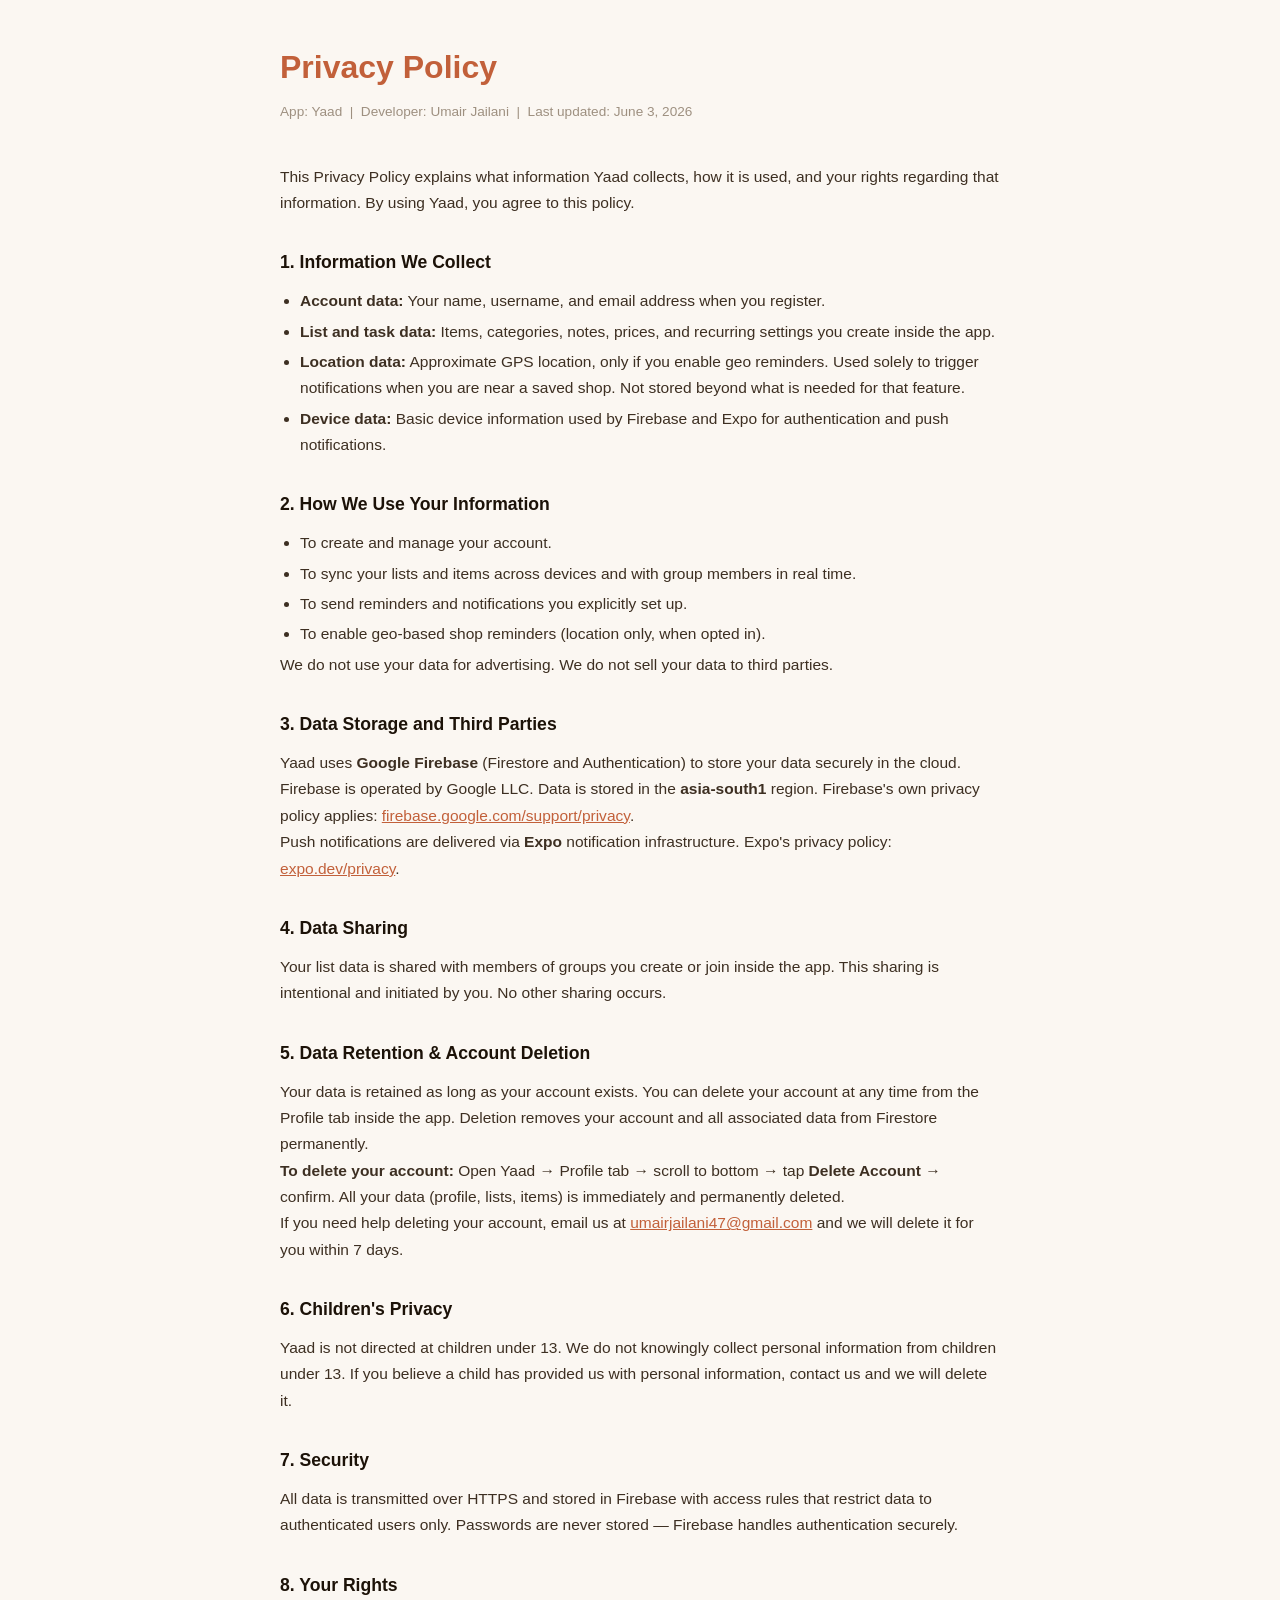
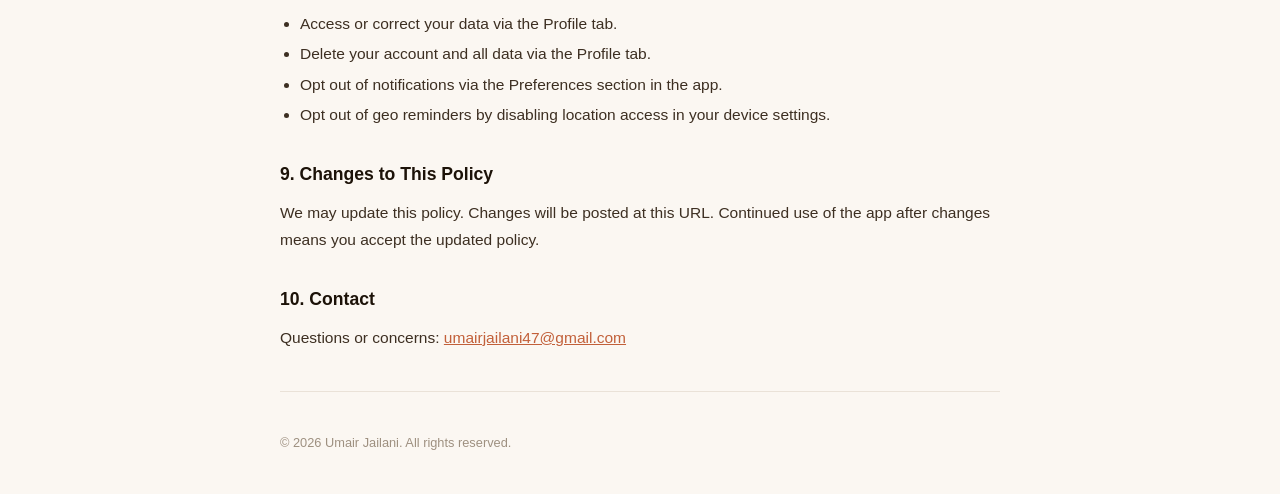
<file: privacy.html>
<!DOCTYPE html>
<html lang="en">
<head>
  <meta charset="UTF-8" />
  <meta name="viewport" content="width=device-width, initial-scale=1.0" />
  <title>Yaad – Privacy Policy</title>
  <style>
    * { box-sizing: border-box; margin: 0; padding: 0; }
    body {
      font-family: -apple-system, BlinkMacSystemFont, 'Segoe UI', Roboto, sans-serif;
      background: #FBF7F2;
      color: #1C1208;
      line-height: 1.7;
      padding: 40px 20px;
    }
    .container { max-width: 720px; margin: 0 auto; }
    h1 { font-size: 2rem; margin-bottom: 6px; color: #C2603A; }
    .meta { font-size: 0.85rem; color: #9E9080; margin-bottom: 40px; }
    h2 { font-size: 1.1rem; font-weight: 600; margin: 32px 0 10px; color: #1C1208; }
    p, li { font-size: 0.97rem; color: #3D2F22; }
    ul { padding-left: 20px; margin-top: 6px; }
    li { margin-bottom: 4px; }
    a { color: #C2603A; }
    hr { border: none; border-top: 1px solid #EAE2D8; margin: 40px 0; }
  </style>
</head>
<body>
  <div class="container">
    <h1>Privacy Policy</h1>
    <p class="meta">App: Yaad &nbsp;|&nbsp; Developer: Umair Jailani &nbsp;|&nbsp; Last updated: June 3, 2026</p>

    <p>This Privacy Policy explains what information Yaad collects, how it is used, and your rights regarding that information. By using Yaad, you agree to this policy.</p>

    <h2>1. Information We Collect</h2>
    <ul>
      <li><strong>Account data:</strong> Your name, username, and email address when you register.</li>
      <li><strong>List and task data:</strong> Items, categories, notes, prices, and recurring settings you create inside the app.</li>
      <li><strong>Location data:</strong> Approximate GPS location, only if you enable geo reminders. Used solely to trigger notifications when you are near a saved shop. Not stored beyond what is needed for that feature.</li>
      <li><strong>Device data:</strong> Basic device information used by Firebase and Expo for authentication and push notifications.</li>
    </ul>

    <h2>2. How We Use Your Information</h2>
    <ul>
      <li>To create and manage your account.</li>
      <li>To sync your lists and items across devices and with group members in real time.</li>
      <li>To send reminders and notifications you explicitly set up.</li>
      <li>To enable geo-based shop reminders (location only, when opted in).</li>
    </ul>
    <p>We do not use your data for advertising. We do not sell your data to third parties.</p>

    <h2>3. Data Storage and Third Parties</h2>
    <p>Yaad uses <strong>Google Firebase</strong> (Firestore and Authentication) to store your data securely in the cloud. Firebase is operated by Google LLC. Data is stored in the <strong>asia-south1</strong> region. Firebase's own privacy policy applies: <a href="https://firebase.google.com/support/privacy" target="_blank">firebase.google.com/support/privacy</a>.</p>
    <p>Push notifications are delivered via <strong>Expo</strong> notification infrastructure. Expo's privacy policy: <a href="https://expo.dev/privacy" target="_blank">expo.dev/privacy</a>.</p>

    <h2>4. Data Sharing</h2>
    <p>Your list data is shared with members of groups you create or join inside the app. This sharing is intentional and initiated by you. No other sharing occurs.</p>

    <h2 id="delete-account">5. Data Retention &amp; Account Deletion</h2>
    <p>Your data is retained as long as your account exists. You can delete your account at any time from the Profile tab inside the app. Deletion removes your account and all associated data from Firestore permanently.</p>
    <p><strong>To delete your account:</strong> Open Yaad → Profile tab → scroll to bottom → tap <strong>Delete Account</strong> → confirm. All your data (profile, lists, items) is immediately and permanently deleted.</p>
    <p>If you need help deleting your account, email us at <a href="mailto:umairjailani47@gmail.com">umairjailani47@gmail.com</a> and we will delete it for you within 7 days.</p>

    <h2>6. Children's Privacy</h2>
    <p>Yaad is not directed at children under 13. We do not knowingly collect personal information from children under 13. If you believe a child has provided us with personal information, contact us and we will delete it.</p>

    <h2>7. Security</h2>
    <p>All data is transmitted over HTTPS and stored in Firebase with access rules that restrict data to authenticated users only. Passwords are never stored — Firebase handles authentication securely.</p>

    <h2>8. Your Rights</h2>
    <ul>
      <li>Access or correct your data via the Profile tab.</li>
      <li>Delete your account and all data via the Profile tab.</li>
      <li>Opt out of notifications via the Preferences section in the app.</li>
      <li>Opt out of geo reminders by disabling location access in your device settings.</li>
    </ul>

    <h2>9. Changes to This Policy</h2>
    <p>We may update this policy. Changes will be posted at this URL. Continued use of the app after changes means you accept the updated policy.</p>

    <h2>10. Contact</h2>
    <p>Questions or concerns: <a href="mailto:umairjailani47@gmail.com">umairjailani47@gmail.com</a></p>

    <hr />
    <p style="font-size:0.8rem; color:#9E9080;">© 2026 Umair Jailani. All rights reserved.</p>
  </div>
</body>
</html>
</file>
